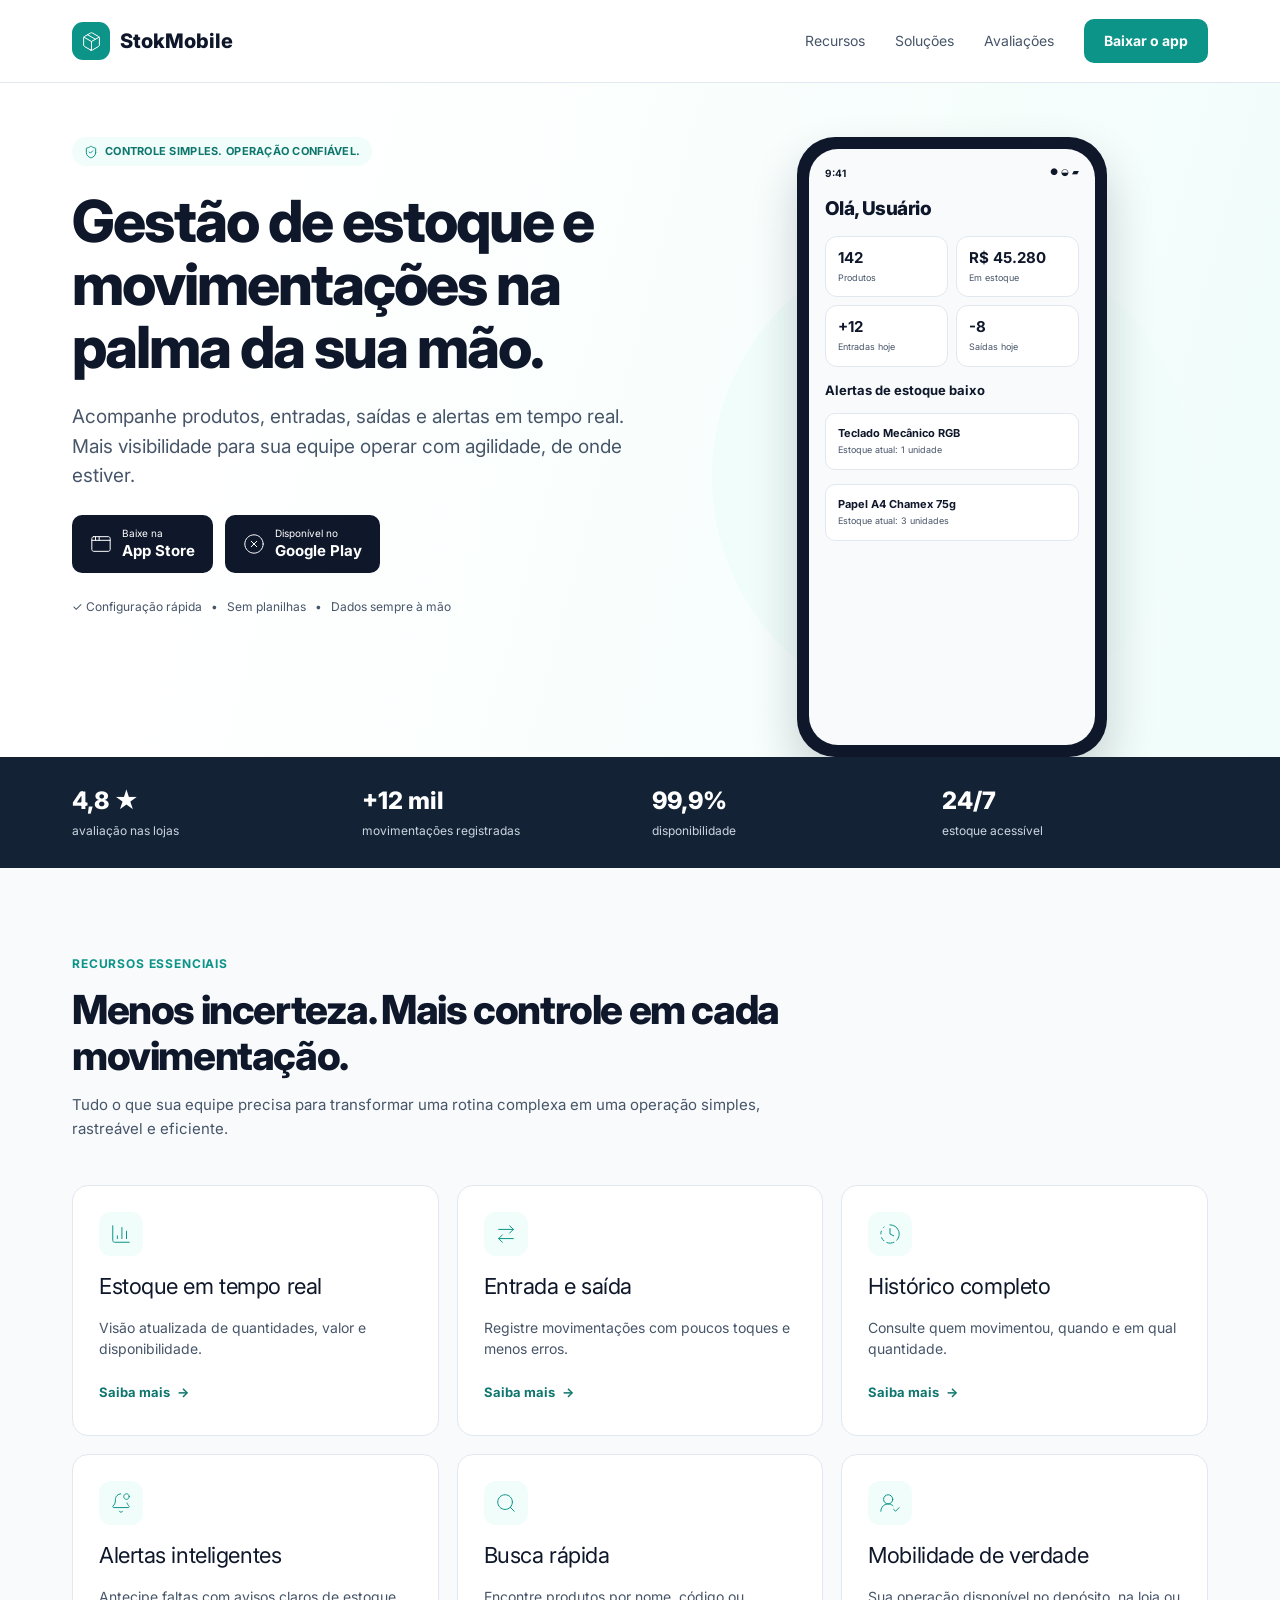
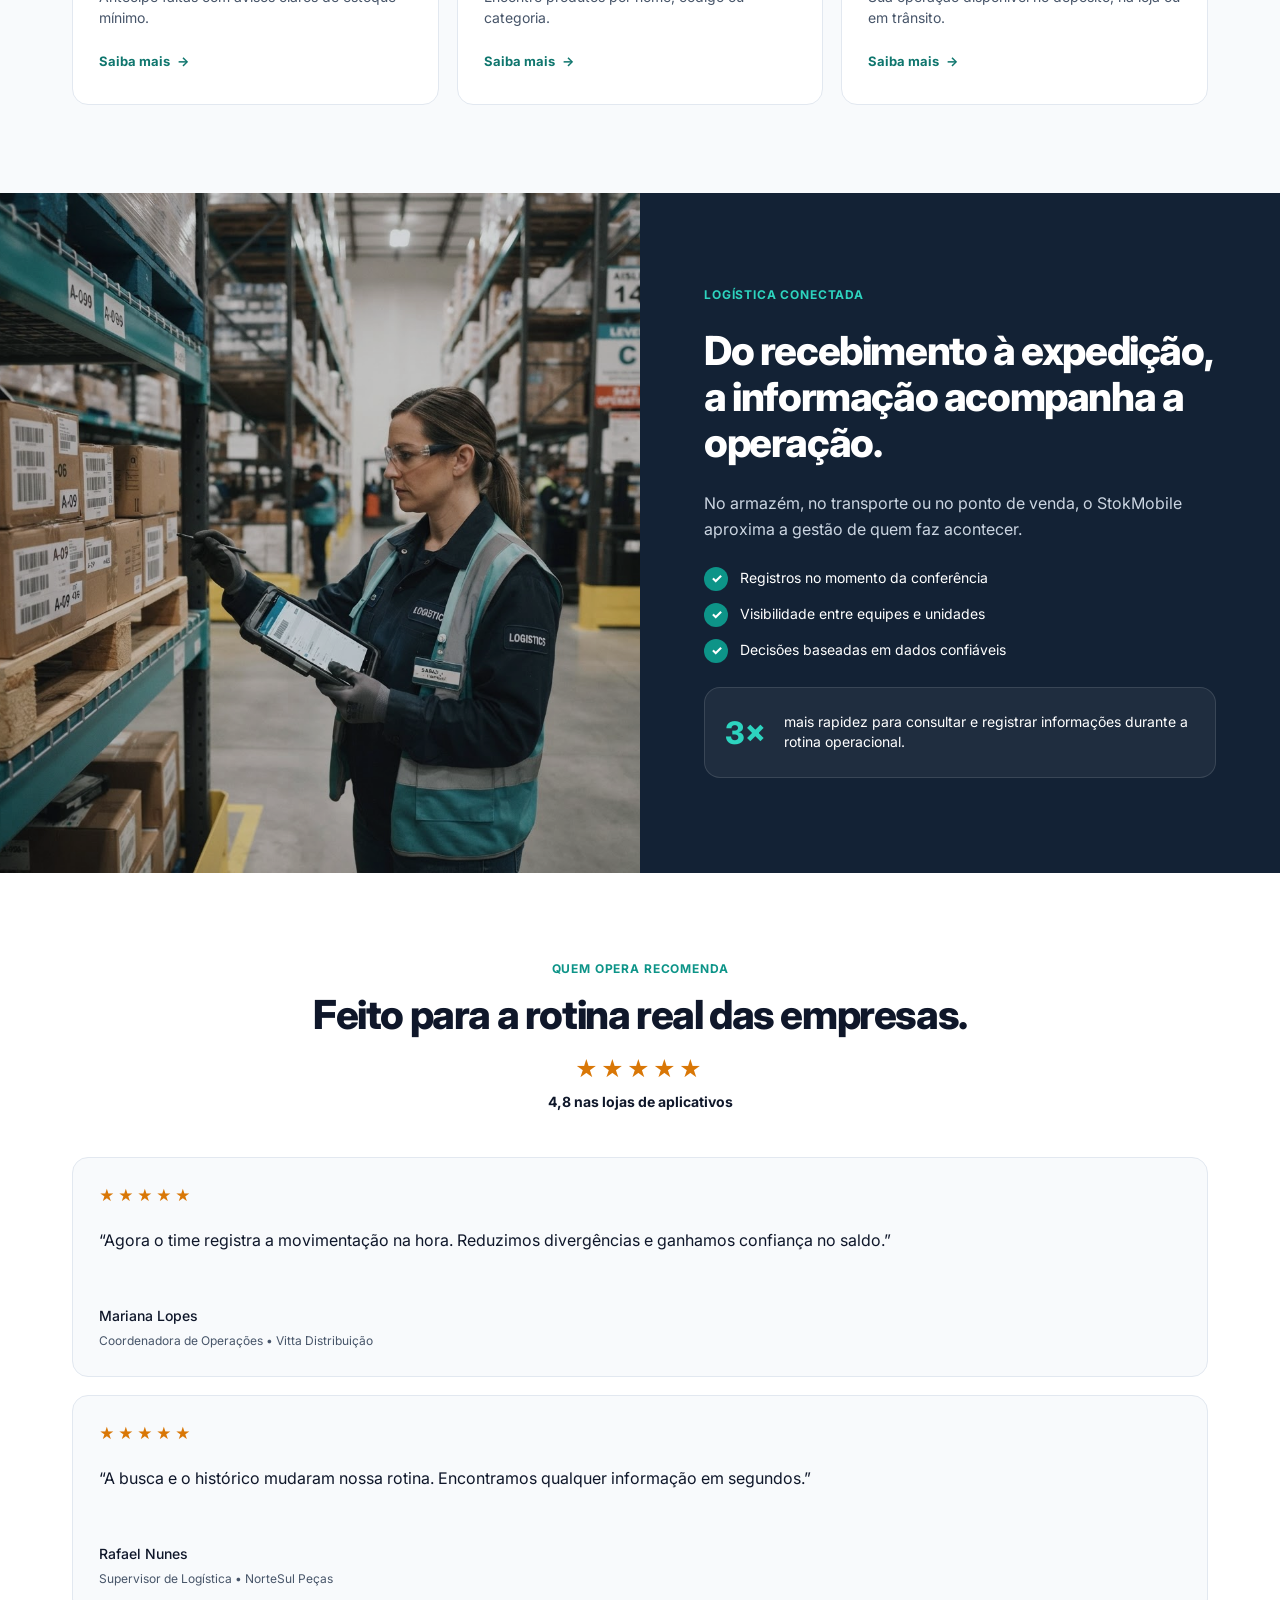
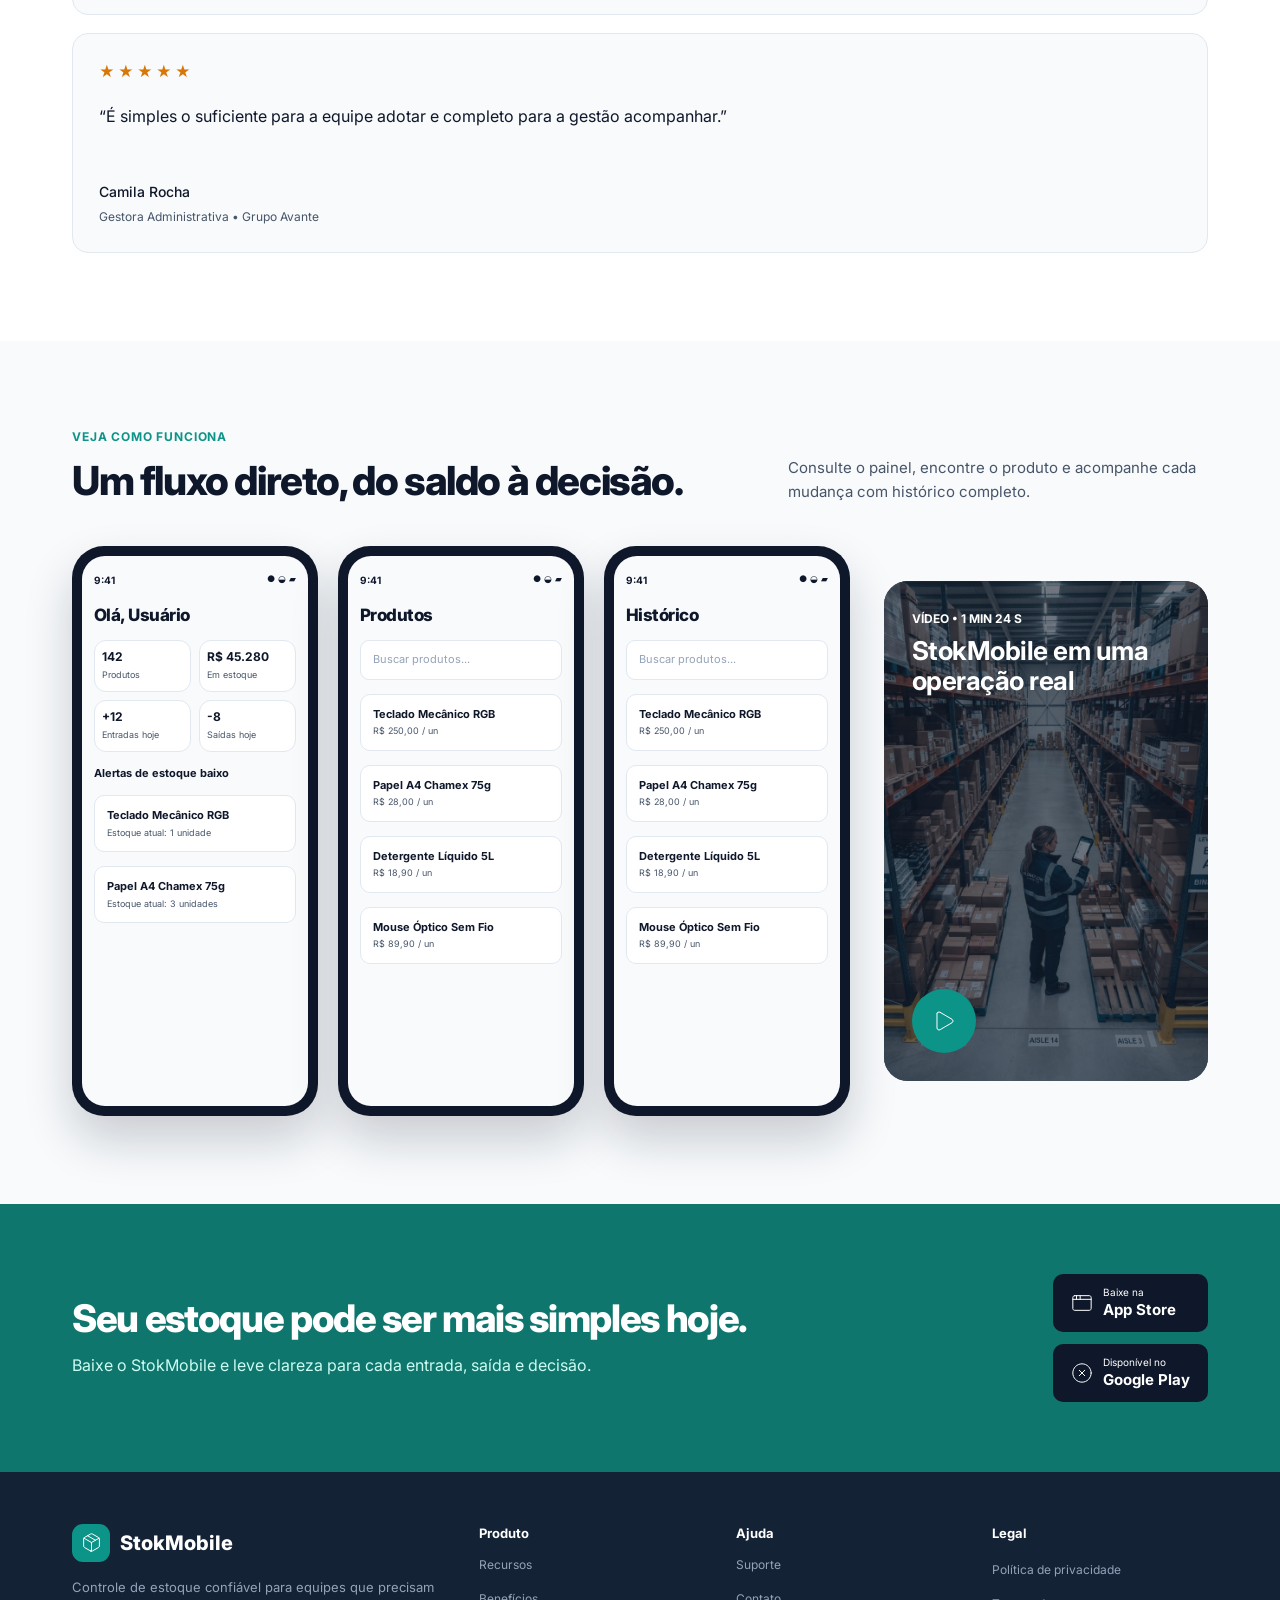
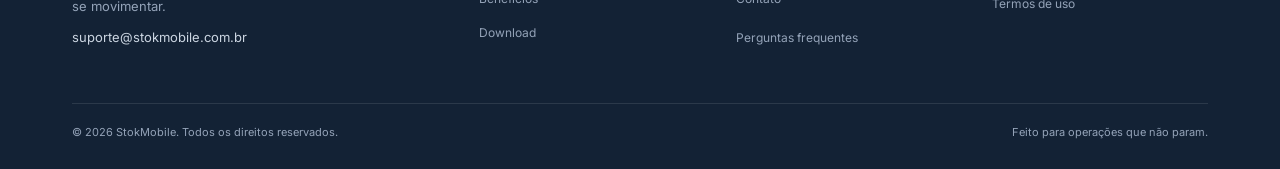
<file: index.html>
<!doctype html>
<html lang="pt-BR">
<head>
  <meta charset="utf-8">
  <meta name="viewport" content="width=device-width, initial-scale=1">
  <meta name="description" content="Conheça o StokMobile: controle de produtos, entradas, saídas e alertas de estoque na palma da sua mão.">
  <meta name="theme-color" content="#0d9488">
  <link rel="canonical" href="https://soulucianoti2026.github.io/StokMobile/">
  <meta property="og:url" content="https://soulucianoti2026.github.io/StokMobile/">
  <meta property="og:type" content="website">
  <meta property="og:locale" content="pt_BR">
  <meta property="og:title" content="StokMobile — Gestão de estoque na palma da sua mão">
  <meta property="og:description" content="Mais visibilidade para sua equipe. Conheça os recursos de controle de estoque e movimentações do StokMobile.">
  <title>StokMobile — Gestão de estoque na palma da sua mão</title>
  <link rel="icon" href="assets/favicon.png" type="image/png">
  <link rel="preload" href="assets/Inter.ttf" as="font" type="font/ttf" crossorigin>
  <link rel="stylesheet" href="styles.css">
  <script src="config.js" defer></script>
  <script src="script.js" defer></script>
</head>
<body>
<a class="skip-link" href="#conteudo">Pular para o conteúdo</a>
<header id="inicio" class="header"><div class="container navigation">
  <a class="brand" href="#inicio" aria-label="StokMobile — início"><span class="brand-symbol"><img class="icon" src="assets/package.svg" alt="" width="24" height="24"></span><span>StokMobile</span></a>
  <button class="menu-toggle" type="button" aria-expanded="false" aria-controls="navigation-links">Menu <span aria-hidden="true">☰</span></button>
  <nav id="navigation-links" class="navigation-links" aria-label="Navegação principal"><a href="#recursos">Recursos</a><a href="#solucoes">Soluções</a><a href="#avaliacoes">Avaliações</a><a class="button" href="#download">Baixar o app</a></nav>
</div></header>
<main id="conteudo">
<section class="hero" aria-labelledby="hero-title"><div class="container hero-layout"><div class="hero-copy">
  <p class="eyebrow pill"><img class="icon" src="assets/shield-check.svg" alt="" width="24" height="24"> CONTROLE SIMPLES. OPERAÇÃO CONFIÁVEL.</p>
  <h1 id="hero-title">Gestão de estoque e movimentações na palma da sua mão.</h1>
  <p class="hero-description">Acompanhe produtos, entradas, saídas e alertas em tempo real. Mais visibilidade para sua equipe operar com agilidade, de onde estiver.</p>
  <div class="store-buttons"><button class="store" type="button" data-store="appStore"><img class="icon" src="assets/app-window.svg" alt="" width="24" height="24"><span><small>Baixe na</small><strong>App Store</strong></span></button><button class="store" type="button" data-store="googlePlay"><img class="icon" src="assets/circle-x.svg" alt="" width="24" height="24"><span><small>Disponível no</small><strong>Google Play</strong></span></button></div>
  <p class="hero-note">✓ Configuração rápida <span>•</span> Sem planilhas <span>•</span> Dados sempre à mão</p>
</div><div class="hero-product"><div class="phone" role="img" aria-label="Exemplo da tela Olá, Usuário do StokMobile, com dados ilustrativos"><div class="phone-screen" aria-hidden="true"><div class="phone-status"><b>9:41</b><span>● ◒ ▰</span></div><h3>Olá, Usuário</h3><div class="phone-metrics"><div><b>142</b><span>Produtos</span></div><div><b>R$ 45.280</b><span>Em estoque</span></div><div><b>+12</b><span>Entradas hoje</span></div><div><b>-8</b><span>Saídas hoje</span></div></div><h4>Alertas de estoque baixo</h4><div class="phone-product"><b>Teclado Mecânico RGB</b><span>Estoque atual: 1 unidade</span></div><div class="phone-product"><b>Papel A4 Chamex 75g</b><span>Estoque atual: 3 unidades</span></div></div></div></div></div></section>
<section class="trust" aria-label="Indicadores de confiança"><div class="container trust-grid">
  <div><strong>4,8 ★</strong><span>avaliação nas lojas</span></div><div><strong>+12 mil</strong><span>movimentações registradas</span></div><div><strong>99,9%</strong><span>disponibilidade</span></div><div><strong>24/7</strong><span>estoque acessível</span></div>
</div></section>
<section id="recursos" class="section features-section" aria-labelledby="features-title"><div class="container">
  <div class="section-heading"><p class="eyebrow">Recursos essenciais</p><h2 id="features-title">Menos incerteza. Mais controle em cada movimentação.</h2><p>Tudo o que sua equipe precisa para transformar uma rotina complexa em uma operação simples, rastreável e eficiente.</p></div>
  <div class="feature-grid"><article class="feature"><span class="feature-icon"><img class="icon" src="assets/chart-column.svg" alt="" width="24" height="24"></span><h3>Estoque em tempo real</h3><p>Visão atualizada de quantidades, valor e disponibilidade.</p><button class="text-link" type="button" data-feature="0" aria-label="Saiba mais sobre Estoque em tempo real">Saiba mais <span aria-hidden="true">→</span></button></article><article class="feature"><span class="feature-icon"><img class="icon" src="assets/arrow-right-left.svg" alt="" width="24" height="24"></span><h3>Entrada e saída</h3><p>Registre movimentações com poucos toques e menos erros.</p><button class="text-link" type="button" data-feature="1" aria-label="Saiba mais sobre Entrada e saída">Saiba mais <span aria-hidden="true">→</span></button></article><article class="feature"><span class="feature-icon"><img class="icon" src="assets/clock-fading.svg" alt="" width="24" height="24"></span><h3>Histórico completo</h3><p>Consulte quem movimentou, quando e em qual quantidade.</p><button class="text-link" type="button" data-feature="2" aria-label="Saiba mais sobre Histórico completo">Saiba mais <span aria-hidden="true">→</span></button></article><article class="feature"><span class="feature-icon"><img class="icon" src="assets/bell-dot.svg" alt="" width="24" height="24"></span><h3>Alertas inteligentes</h3><p>Antecipe faltas com avisos claros de estoque mínimo.</p><button class="text-link" type="button" data-feature="3" aria-label="Saiba mais sobre Alertas inteligentes">Saiba mais <span aria-hidden="true">→</span></button></article><article class="feature"><span class="feature-icon"><img class="icon" src="assets/search.svg" alt="" width="24" height="24"></span><h3>Busca rápida</h3><p>Encontre produtos por nome, código ou categoria.</p><button class="text-link" type="button" data-feature="4" aria-label="Saiba mais sobre Busca rápida">Saiba mais <span aria-hidden="true">→</span></button></article><article class="feature"><span class="feature-icon"><img class="icon" src="assets/user-check.svg" alt="" width="24" height="24"></span><h3>Mobilidade de verdade</h3><p>Sua operação disponível no depósito, na loja ou em trânsito.</p><button class="text-link" type="button" data-feature="5" aria-label="Saiba mais sobre Mobilidade de verdade">Saiba mais <span aria-hidden="true">→</span></button></article></div>
</div></section>
<section id="solucoes" class="logistics" aria-labelledby="logistics-title">
  <div class="logistics-image"><img src="assets/warehouse.jpg" alt="Profissional conferindo produtos nas prateleiras de um centro de distribuição" width="1024" height="1024" loading="lazy"></div>
  <div class="logistics-copy"><p class="eyebrow">Logística conectada</p><h2 id="logistics-title">Do recebimento à expedição, a informação acompanha a operação.</h2><p>No armazém, no transporte ou no ponto de venda, o StokMobile aproxima a gestão de quem faz acontecer.</p>
  <ul class="benefits"><li><span aria-hidden="true">✓</span>Registros no momento da conferência</li><li><span aria-hidden="true">✓</span>Visibilidade entre equipes e unidades</li><li><span aria-hidden="true">✓</span>Decisões baseadas em dados confiáveis</li></ul>
  <div class="highlight"><strong>3×</strong><p>mais rapidez para consultar e registrar informações durante a rotina operacional.</p></div></div>
</section>
<section id="avaliacoes" class="section reviews-section" aria-labelledby="reviews-title"><div class="container">
  <div class="section-heading centered"><p class="eyebrow">Quem opera recomenda</p><h2 id="reviews-title">Feito para a rotina real das empresas.</h2><div class="rating"><span class="stars" aria-label="5 estrelas">★★★★★</span><strong>4,8 nas lojas de aplicativos</strong></div></div>
  <div class="reviews"><figure class="review"><div class="stars" aria-label="5 de 5 estrelas">★★★★★</div><blockquote>“Agora o time registra a movimentação na hora. Reduzimos divergências e ganhamos confiança no saldo.”</blockquote><figcaption><strong>Mariana Lopes</strong><span>Coordenadora de Operações • Vitta Distribuição</span></figcaption></figure><figure class="review"><div class="stars" aria-label="5 de 5 estrelas">★★★★★</div><blockquote>“A busca e o histórico mudaram nossa rotina. Encontramos qualquer informação em segundos.”</blockquote><figcaption><strong>Rafael Nunes</strong><span>Supervisor de Logística • NorteSul Peças</span></figcaption></figure><figure class="review"><div class="stars" aria-label="5 de 5 estrelas">★★★★★</div><blockquote>“É simples o suficiente para a equipe adotar e completo para a gestão acompanhar.”</blockquote><figcaption><strong>Camila Rocha</strong><span>Gestora Administrativa • Grupo Avante</span></figcaption></figure></div>
</div></section>
<section id="demonstracao" class="section demo-section" aria-labelledby="demo-title"><div class="container">
  <div class="demo-heading"><div><p class="eyebrow">Veja como funciona</p><h2 id="demo-title">Um fluxo direto, do saldo à decisão.</h2></div><p>Consulte o painel, encontre o produto e acompanhe cada mudança com histórico completo.</p></div>
  <div class="demo-layout"><div class="phone-gallery"><div class="phone" role="img" aria-label="Exemplo da tela Olá, Usuário do StokMobile, com dados ilustrativos"><div class="phone-screen" aria-hidden="true"><div class="phone-status"><b>9:41</b><span>● ◒ ▰</span></div><h3>Olá, Usuário</h3><div class="phone-metrics"><div><b>142</b><span>Produtos</span></div><div><b>R$ 45.280</b><span>Em estoque</span></div><div><b>+12</b><span>Entradas hoje</span></div><div><b>-8</b><span>Saídas hoje</span></div></div><h4>Alertas de estoque baixo</h4><div class="phone-product"><b>Teclado Mecânico RGB</b><span>Estoque atual: 1 unidade</span></div><div class="phone-product"><b>Papel A4 Chamex 75g</b><span>Estoque atual: 3 unidades</span></div></div></div><div class="phone" role="img" aria-label="Exemplo da tela Produtos do StokMobile, com dados ilustrativos"><div class="phone-screen" aria-hidden="true"><div class="phone-status"><b>9:41</b><span>● ◒ ▰</span></div><h3>Produtos</h3><div class="phone-search">Buscar produtos...</div><div class="phone-product"><b>Teclado Mecânico RGB</b><span>R$ 250,00 / un</span></div><div class="phone-product"><b>Papel A4 Chamex 75g</b><span>R$ 28,00 / un</span></div><div class="phone-product"><b>Detergente Líquido 5L</b><span>R$ 18,90 / un</span></div><div class="phone-product"><b>Mouse Óptico Sem Fio</b><span>R$ 89,90 / un</span></div></div></div><div class="phone" role="img" aria-label="Exemplo da tela Histórico do StokMobile, com dados ilustrativos"><div class="phone-screen" aria-hidden="true"><div class="phone-status"><b>9:41</b><span>● ◒ ▰</span></div><h3>Histórico</h3><div class="phone-search">Buscar produtos...</div><div class="phone-product"><b>Teclado Mecânico RGB</b><span>R$ 250,00 / un</span></div><div class="phone-product"><b>Papel A4 Chamex 75g</b><span>R$ 28,00 / un</span></div><div class="phone-product"><b>Detergente Líquido 5L</b><span>R$ 18,90 / un</span></div><div class="phone-product"><b>Mouse Óptico Sem Fio</b><span>R$ 89,90 / un</span></div></div></div></div>
  <button class="video-card" type="button" data-video aria-label="Assistir à demonstração do StokMobile"><img class="video-image" src="assets/video-cover.jpg" alt="" width="1024" height="1024" loading="lazy"><span class="video-copy"><small>VÍDEO • 1 MIN 24 S</small><strong>StokMobile em uma operação real</strong></span><span class="play"><img class="icon" src="assets/play.svg" alt="" width="24" height="24"></span></button></div>
</div></section>
<section id="download" class="download" aria-labelledby="download-title"><div class="container download-layout"><div><h2 id="download-title">Seu estoque pode ser mais simples hoje.</h2><p>Baixe o StokMobile e leve clareza para cada entrada, saída e decisão.</p></div><div class="store-buttons"><button class="store" type="button" data-store="appStore"><img class="icon" src="assets/app-window.svg" alt="" width="24" height="24"><span><small>Baixe na</small><strong>App Store</strong></span></button><button class="store" type="button" data-store="googlePlay"><img class="icon" src="assets/circle-x.svg" alt="" width="24" height="24"><span><small>Disponível no</small><strong>Google Play</strong></span></button></div></div></section>
</main>
<footer class="footer"><div class="container"><div class="footer-grid"><div class="footer-brand"><a class="brand" href="#inicio" aria-label="StokMobile — início"><span class="brand-symbol"><img class="icon" src="assets/package.svg" alt="" width="24" height="24"></span><span>StokMobile</span></a><p>Controle de estoque confiável para equipes que precisam se movimentar.</p><a href="mailto:suporte@stokmobile.com.br">suporte@stokmobile.com.br</a></div>
  <div><h2>Produto</h2><a href="#recursos">Recursos</a><a href="#solucoes">Benefícios</a><a href="#download">Download</a></div>
  <div><h2>Ajuda</h2><a href="mailto:suporte@stokmobile.com.br">Suporte</a><a href="mailto:suporte@stokmobile.com.br">Contato</a><button type="button" data-info="faq">Perguntas frequentes</button></div>
  <div><h2>Legal</h2><button type="button" data-info="privacy">Política de privacidade</button><button type="button" data-info="terms">Termos de uso</button></div>
</div><div class="footer-bottom"><p>© 2026 StokMobile. Todos os direitos reservados.</p><p>Feito para operações que não param.</p></div></div></footer>
<dialog id="info-dialog" aria-labelledby="dialog-title"><div class="dialog-top"><h2 id="dialog-title"></h2><button class="dialog-close" type="button" aria-label="Fechar janela">×</button></div><div id="dialog-content"></div></dialog>
<noscript><p class="noscript">Para acessar os detalhes e os botões de download, habilite o JavaScript. Você também pode entrar em contato pelo e-mail suporte@stokmobile.com.br.</p></noscript>
</body>
</html>
</file>
<file: styles.css>
@font-face{font-family:Inter;src:url('assets/Inter.ttf') format('truetype');font-weight:100 900;font-style:normal;font-display:swap}
:root{--white:#fff;--slate-50:#f8fafc;--slate-200:#e2e8f0;--slate-400:#94a3b8;--slate-600:#475569;--slate-950:#0f172a;--teal-50:#f0fdfa;--teal-100:#ccfbf1;--teal-600:#0d9488;--teal-700:#0f766e;--navy:#132235;--muted-light:#cbd5e1;--border:1px solid var(--slate-200)}
*{box-sizing:border-box}html{scroll-behavior:smooth;scroll-padding-top:24px}body{margin:0;color:var(--slate-950);background:var(--slate-50);font-family:Inter,Arial,sans-serif;font-size:15px;line-height:1.6}button,a{-webkit-tap-highlight-color:transparent}button{font:inherit;cursor:pointer}a{color:inherit;text-decoration:none}button{border:0}img{max-width:100%;display:block}h1,h2,h3,h4,p,figure{margin:0}h1,h2{font-weight:800;letter-spacing:-.035em;line-height:1.15}h2{font-size:40px}h3{line-height:1.3}a,button{touch-action:manipulation}:focus-visible{outline:3px solid #0891b2;outline-offset:5px}a:hover{text-decoration:underline}button:hover{filter:brightness(.96)}.container{width:calc(100% - 144px);max-width:1296px;margin-inline:auto}.icon{width:24px;height:24px;flex:none;object-fit:contain}.skip-link{position:fixed;top:10px;left:10px;z-index:10;background:var(--white);padding:12px;transform:translateY(-180%)}.skip-link:focus{transform:none}.header{background:var(--white);border-bottom:var(--border)}.navigation{min-height:82px;display:flex;align-items:center;justify-content:space-between;gap:24px}.brand{display:inline-flex;align-items:center;gap:10px;font-size:20px;font-weight:800;line-height:1.2;white-space:nowrap}.brand-symbol{display:grid;place-items:center;width:38px;height:38px;border-radius:11px;background:var(--teal-600)}.brand-symbol .icon{width:21px;height:21px}.navigation-links{display:flex;align-items:center;gap:30px;font-size:14px;color:var(--slate-600)}.button{display:inline-flex;align-items:center;justify-content:center;min-height:44px;padding:10px 20px;background:var(--teal-600);color:white;font-weight:700;border-radius:10px}.button:hover{text-decoration:none;background:var(--teal-700)}.menu-toggle{display:none;background:var(--teal-50);color:var(--teal-700);padding:10px 14px;border-radius:8px;min-height:44px}.hero{background:linear-gradient(105deg,#fff 20%,var(--teal-50))}.hero-layout{display:grid;grid-template-columns:1.1fr 1fr;gap:60px;padding-top:54px;min-height:650px}.hero-copy{padding-bottom:40px;display:flex;flex-direction:column;align-items:flex-start;gap:24px}.eyebrow{color:var(--teal-600);font-size:12px;font-weight:700;letter-spacing:.07em;text-transform:uppercase;line-height:1.4}.pill{display:inline-flex;gap:7px;align-items:center;background:var(--teal-50);color:var(--teal-700);padding:7px 12px;border-radius:999px;font-size:11px;letter-spacing:.025em}.pill .icon{width:14px;height:14px}h1{font-size:58px;line-height:1.08;max-width:650px}.hero-description{font-size:19px;line-height:1.55;color:var(--slate-600);max-width:590px}.store-buttons{display:flex;flex-wrap:wrap;gap:12px}.store{background:var(--slate-950);color:white;display:flex;gap:10px;align-items:center;padding:11px 18px;border-radius:10px;text-align:left;min-height:58px}.store small{font-size:10px;display:block;line-height:1.4}.store strong{display:block;font-size:15px;line-height:1.4}.store .icon{width:22px;height:22px}.hero-note{font-size:12px;color:var(--slate-600)}.hero-note span{margin:0 6px}.hero-product{position:relative;display:flex;align-items:flex-end;justify-content:center;min-width:0}.hero-product:before{content:'';position:absolute;width:min(480px,100%);aspect-ratio:1;border-radius:50%;background:var(--teal-50);bottom:40px}.phone{position:relative;width:310px;height:620px;padding:12px;border-radius:38px;background:var(--slate-950);box-shadow:0 24px 48px #0f172a33;flex:none}.phone-screen{height:100%;background:var(--slate-50);border-radius:29px;padding:18px 16px 16px;display:flex;flex-direction:column;gap:14px;overflow:hidden}.phone-status{display:flex;justify-content:space-between;font-size:10px;line-height:1.2;margin-bottom:4px}.phone-status span{font-size:9px}.phone h3{font-size:19px;font-weight:800;letter-spacing:-.03em}.phone h4{font-size:13px;line-height:1.4}.phone-metrics{display:grid;grid-template-columns:1fr 1fr;gap:8px}.phone-metrics>div,.phone-product{padding:12px;background:white;border:var(--border);border-radius:12px;display:flex;flex-direction:column;gap:5px}.phone-metrics b{font-size:15px;line-height:1.2;white-space:nowrap}.phone-metrics span,.phone-product span{font-size:9px;color:var(--slate-600);line-height:1.4}.phone-product{border-radius:10px;gap:3px}.phone-product b{font-size:11px;line-height:1.4}.phone-search{background:white;border:var(--border);padding:10px 12px;border-radius:9px;color:var(--slate-400);font-size:11px}.trust{position:relative;background:var(--navy);color:white;padding:28px 0}.trust-grid{display:grid;grid-template-columns:repeat(4,1fr);gap:24px}.trust-grid>div{display:flex;flex-direction:column;gap:5px}.trust strong{font-size:24px;font-weight:800;line-height:1.3}.trust span{font-size:12px;color:var(--muted-light)}.section{padding:88px 0}.section-heading{max-width:720px;display:flex;flex-direction:column;gap:14px;margin-bottom:44px}.section-heading>p:not(.eyebrow){color:var(--slate-600)}.feature-grid{display:grid;grid-template-columns:repeat(3,1fr);gap:18px}.feature{padding:26px;background:white;border:var(--border);border-radius:16px;display:flex;flex-direction:column;align-items:flex-start;gap:16px;min-height:240px}.feature-icon{display:grid;place-items:center;width:44px;height:44px;border-radius:12px;background:var(--teal-50)}.feature-icon .icon{width:22px;height:22px}.feature h3{font-size:22px;font-weight:400;letter-spacing:-.02em}.feature p{font-size:14px;color:var(--slate-600);line-height:1.55}.text-link{padding:6px 0;background:none;color:var(--teal-700);font-weight:700;font-size:13px;margin-top:auto;min-height:32px}.text-link span{margin-left:4px}.text-link:hover{text-decoration:underline}.logistics{display:grid;grid-template-columns:1fr 1fr;background:var(--navy);color:white;max-width:1920px;margin-inline:auto}.logistics-image{position:relative;min-height:680px}.logistics-image img{width:100%;height:100%;position:absolute;object-fit:cover}.logistics-image:after{content:'';position:absolute;inset:0;background:#0f172a2e}.logistics-copy{padding:76px 64px;display:flex;flex-direction:column;gap:24px;justify-content:center}.logistics-copy>p:not(.eyebrow){color:var(--muted-light);font-size:16px;line-height:1.65}.logistics .eyebrow{color:#2dd4bf}.benefits{list-style:none;padding:0;margin:0;display:grid;gap:12px;font-size:14px}.benefits li{display:flex;align-items:center;gap:12px}.benefits span{display:grid;place-items:center;width:24px;height:24px;flex:none;background:var(--teal-600);border-radius:50%;font-weight:800;font-size:13px}.highlight{border:1px solid #ffffff1f;background:#ffffff0d;display:flex;gap:18px;align-items:center;padding:20px;border-radius:16px}.highlight strong{font-size:31px;color:#2dd4bf;font-weight:800}.highlight p{font-size:14px;line-height:1.45}.reviews-section{background:white}.centered{margin-inline:auto;text-align:center;align-items:center;max-width:700px}.rating{display:flex;flex-direction:column;align-items:center;gap:4px;font-size:14px}.stars{color:#d97706;font-size:22px;letter-spacing:3px}.reviews{display:grid;gap:18px}.review{padding:26px;background:var(--slate-50);border:var(--border);border-radius:16px;min-height:220px;display:flex;flex-direction:column;gap:20px;align-items:flex-start}.review .stars{font-size:15px}.review blockquote{font-size:16px;line-height:1.55;margin:0;max-width:960px}.review figcaption{margin-top:auto;display:flex;flex-direction:column;gap:4px}.review figcaption strong{font-size:14px;font-weight:500}.review figcaption span{font-size:12px;color:var(--slate-600)}.demo-heading{display:flex;align-items:flex-end;justify-content:space-between;gap:60px;margin-bottom:42px}.demo-heading>div{max-width:650px}.demo-heading .eyebrow{margin-bottom:12px}.demo-heading>p{max-width:420px;color:var(--slate-600)}.demo-layout{display:grid;grid-template-columns:minmax(0,3fr) minmax(260px,1.25fr);gap:34px;align-items:center}.phone-gallery{display:grid;grid-template-columns:repeat(3,minmax(0,1fr));gap:20px;align-items:start;min-width:0}.phone-gallery .phone{width:100%;height:570px;border-radius:32px;padding:10px}.phone-gallery .phone-screen{padding:18px 12px;border-radius:23px}.phone-gallery .phone-metrics>div{padding:9px 7px}.phone-gallery .phone-metrics b{font-size:12px}.phone-gallery .phone h3{font-size:17px}.phone-gallery .phone h4{font-size:11px}.video-card{position:relative;display:flex;flex-direction:column;justify-content:space-between;align-items:flex-start;overflow:hidden;min-height:500px;border-radius:24px;padding:28px;color:white;text-align:left;background:var(--navy);isolation:isolate}.video-image{position:absolute;inset:0;width:100%;height:100%;object-fit:cover;z-index:-2}.video-card:before{content:'';position:absolute;inset:0;background:#0f172a8f;z-index:-1}.video-copy{display:grid;gap:8px}.video-copy small{font-size:12px;font-weight:700}.video-copy strong{font-size:26px;line-height:1.15;letter-spacing:-.02em}.play{display:grid;place-items:center;width:64px;height:64px;border-radius:50%;background:var(--teal-600)}.download{background:var(--teal-700);padding:70px 0;color:white}.download-layout{display:flex;align-items:center;justify-content:space-between;gap:40px}.download h2{font-size:38px;max-width:720px;margin-bottom:12px}.download p{color:var(--teal-100);font-size:16px}.download .store-buttons{flex-direction:column;flex-shrink:0}.footer{background:var(--navy);color:var(--slate-400);padding:52px 0 28px;font-size:12px}.footer-grid{display:grid;grid-template-columns:1.7fr 1fr 1fr 1fr;gap:40px}.footer .brand{color:white}.footer-brand{max-width:380px}.footer-brand p{margin:16px 0 10px;font-size:13px;line-height:1.5}.footer-brand>a:not(.brand){color:var(--muted-light);font-size:13px}.footer h2{font-size:13px;font-weight:700;color:white;letter-spacing:0;margin-bottom:12px;line-height:1.5}.footer-grid>div>a:not(.brand),.footer button{display:block;margin:6px 0;min-height:28px}.footer button{background:none;color:inherit;padding:0;text-align:left;font-size:12px}.footer button:hover{text-decoration:underline}.footer-bottom{border-top:1px solid #ffffff1a;padding-top:20px;margin-top:42px;display:flex;justify-content:space-between;gap:20px;font-size:11px}dialog{width:min(560px,calc(100% - 32px));max-height:85vh;border:var(--border);border-radius:20px;padding:28px;color:var(--slate-950);box-shadow:0 24px 80px #0f172a40}dialog::backdrop{background:#0f172a99}.dialog-top{display:flex;align-items:flex-start;gap:20px;justify-content:space-between;margin-bottom:16px}.dialog-top h2{font-size:25px}.dialog-close{background:var(--slate-50);color:var(--slate-950);border-radius:50%;width:40px;height:40px;flex:none;font-size:26px;line-height:1}#dialog-content{color:var(--slate-600)}#dialog-content p+p{margin-top:12px}#dialog-content a{color:var(--teal-700);text-decoration:underline}#dialog-content video{width:100%;margin-top:16px}#dialog-content h3{font-size:16px;color:var(--slate-950);margin:20px 0 6px}.noscript{padding:16px;text-align:center;background:var(--teal-50)}
@media(min-width:1600px){.hero-layout{min-height:700px}.hero-product{padding-top:20px}}
@media(max-width:1200px){.container{width:calc(100% - 80px)}h1{font-size:48px}.hero-layout{gap:30px}.hero-description{font-size:17px}.hero-product .phone{width:285px;height:580px}.hero-note{max-width:350px}.logistics-copy{padding:48px 36px}.demo-layout{grid-template-columns:1fr}.phone-gallery{max-width:860px;margin-inline:auto;width:100%;gap:30px}.video-card{min-height:340px}.video-copy{max-width:300px}.feature h3{font-size:20px}.footer-grid{gap:24px}}
@media(max-width:850px){.container{width:calc(100% - 48px)}.navigation-links{gap:16px}.hero-layout{grid-template-columns:1fr 300px;gap:20px}h1{font-size:40px}.pill{font-size:9px}.hero-copy{gap:20px}.hero-product .phone{width:270px;height:560px}.hero-description{font-size:16px}.feature-grid{grid-template-columns:repeat(2,1fr)}h2{font-size:34px}.logistics{grid-template-columns:1fr}.logistics-image{min-height:420px}.logistics-copy{padding:48px 24px;max-width:720px;margin:auto}.section{padding:64px 0}.demo-heading{gap:24px}.footer-grid{grid-template-columns:2fr 1fr}.download h2{font-size:32px}.download-layout{gap:24px}}
@media(max-width:650px){.navigation{min-height:74px;flex-wrap:wrap;gap:0;padding-block:16px}.brand{font-size:19px}.menu-toggle{display:block}.navigation-links{width:100%;display:flex;flex-direction:column;align-items:stretch;padding-top:20px;gap:4px}.navigation-links a{padding:12px}.js .navigation-links{display:none}.js .navigation-links.is-open{display:flex}.hero-layout{display:flex;flex-direction:column;padding-top:36px;gap:10px}.hero-copy{padding-bottom:26px}.pill{font-size:10px;max-width:100%}h1{font-size:clamp(36px,8.8vw,48px)}.hero-description{font-size:17px}.hero-product{padding-top:12px;min-height:540px}.hero-product .phone{width:285px;height:560px}.hero-product:before{width:100%;max-width:390px}.hero-note{font-size:11px;line-height:1.8;max-width:none}.store{padding:11px 14px}.store-buttons{gap:10px}.trust-grid{grid-template-columns:1fr 1fr;gap:28px 18px}.trust strong{font-size:23px}.trust{padding:30px 0}.feature-grid{grid-template-columns:1fr}.feature{min-height:230px}.section-heading{margin-bottom:28px}h2{font-size:32px}.logistics-image{min-height:350px}.logistics-copy{gap:22px}.reviews .review{min-height:250px;padding:24px}.demo-heading{display:block}.demo-heading>p{margin-top:18px}.phone-gallery{overflow-x:auto;scroll-snap-type:x mandatory;grid-template-columns:repeat(3,250px);gap:18px;padding:8px 8px 28px;max-width:100%}.phone-gallery .phone{scroll-snap-align:center;height:540px;box-shadow:0 12px 18px #0f172a20}.demo-layout{gap:20px}.video-card{min-height:400px}.download-layout{display:block}.download .store-buttons{flex-direction:row;margin-top:28px}.footer-grid{grid-template-columns:1fr 1fr;gap:30px 18px}.footer-brand{grid-column:1/-1}.footer-bottom{display:block}.footer-bottom p+p{margin-top:8px}.download{padding:48px 0}.section{padding:56px 0}}
@media(prefers-reduced-motion:reduce){html{scroll-behavior:auto}}
</file>
